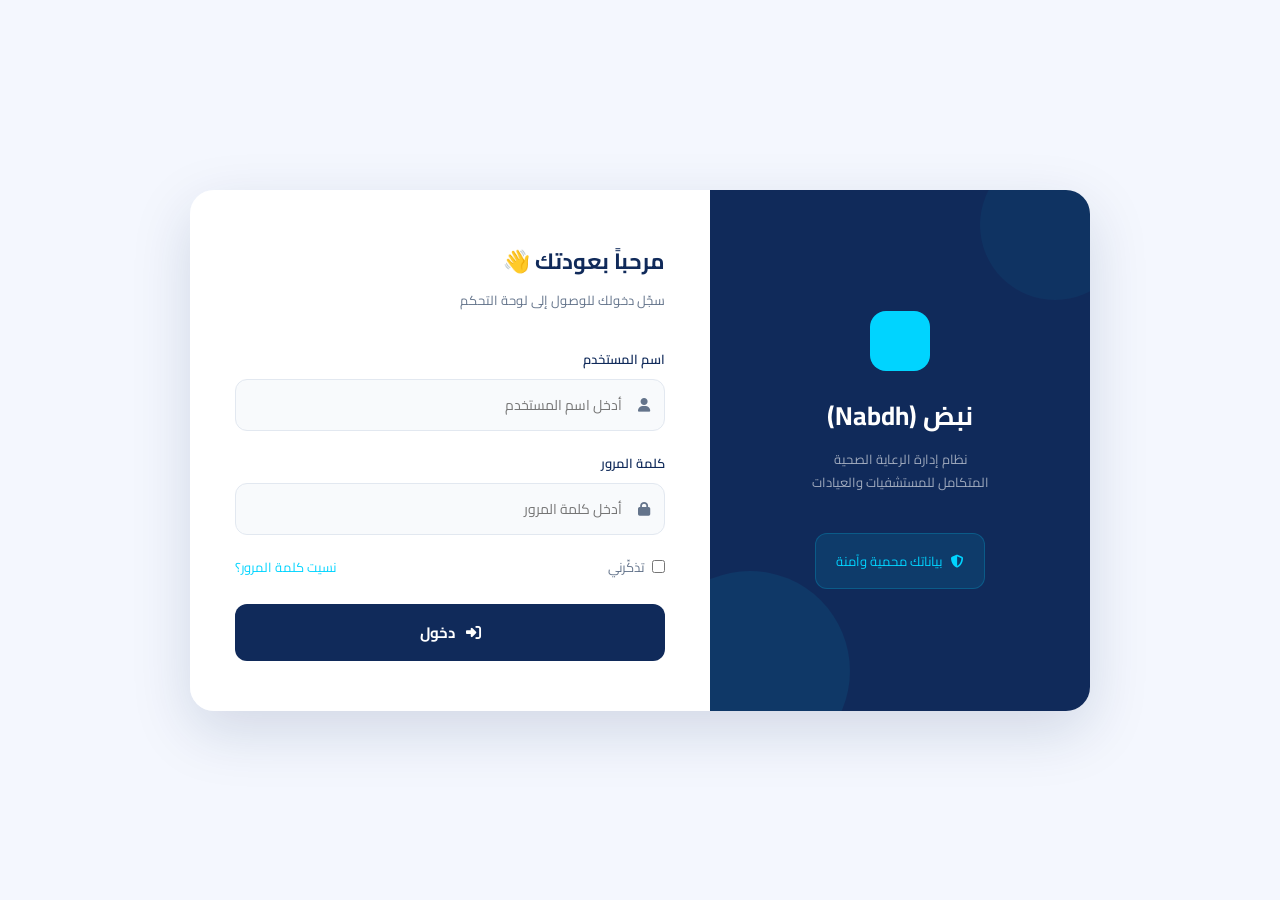
<file: index.html>
<!DOCTYPE html>
<html lang="ar" dir="rtl">
<head>
    <meta charset="UTF-8">
    <meta name="viewport" content="width=device-width, initial-scale=1.0">
    <title>نبض (Nabdh) | تسجيل الدخول</title>
    <link href="https://fonts.googleapis.com/css2?family=Cairo:wght@400;600;700&display=swap" rel="stylesheet">
    <link rel="stylesheet" href="https://cdnjs.cloudflare.com/ajax/libs/font-awesome/6.4.2/css/all.min.css">
    <style>
        :root {
            --side-bg: #102a5a;
            --main-bg: #f4f7fe;
            --active-menu: #1e3d7d;
            --accent: #00d4ff;
            --text-muted: #64748b;
        }
        * { box-sizing: border-box; font-family: 'Cairo', sans-serif; margin: 0; padding: 0; }

        body {
            background: var(--main-bg);
            display: flex;
            align-items: center;
            justify-content: center;
            min-height: 100vh;
            direction: rtl;
        }

        .login-wrapper {
            display: flex;
            width: 900px;
            min-height: 520px;
            border-radius: 24px;
            overflow: hidden;
            box-shadow: 0 20px 60px rgba(16,42,90,0.15);
        }

        /* Left Panel - Branding */
        .login-brand {
            background: var(--side-bg);
            width: 380px;
            flex-shrink: 0;
            display: flex;
            flex-direction: column;
            align-items: center;
            justify-content: center;
            padding: 50px 40px;
            text-align: center;
            position: relative;
            overflow: hidden;
        }
        .login-brand::before {
            content: '';
            position: absolute;
            bottom: -60px;
            left: -60px;
            width: 200px;
            height: 200px;
            background: rgba(0,212,255,0.08);
            border-radius: 50%;
        }
        .login-brand::after {
            content: '';
            position: absolute;
            top: -40px;
            right: -40px;
            width: 150px;
            height: 150px;
            background: rgba(0,212,255,0.05);
            border-radius: 50%;
        }

        .brand-logo-box-lg {
            width: 60px;
            height: 60px;
            background: var(--accent);
            border-radius: 16px;
            margin-bottom: 20px;
        }

        .login-brand h1 {
            color: white;
            font-size: 26px;
            font-weight: 700;
            margin-bottom: 8px;
        }
        .login-brand p {
            color: rgba(255,255,255,0.6);
            font-size: 13px;
            line-height: 1.7;
        }
        .brand-tagline {
            margin-top: 40px;
            background: rgba(0,212,255,0.1);
            border: 1px solid rgba(0,212,255,0.2);
            border-radius: 12px;
            padding: 15px 20px;
            color: var(--accent);
            font-size: 13px;
        }

        /* Right Panel - Form */
        .login-form-panel {
            background: white;
            flex: 1;
            padding: 50px 45px;
            display: flex;
            flex-direction: column;
            justify-content: center;
        }

        .login-form-panel h2 {
            font-size: 22px;
            color: var(--side-bg);
            margin-bottom: 6px;
        }
        .login-form-panel .sub-title {
            color: var(--text-muted);
            font-size: 13px;
            margin-bottom: 35px;
        }

        .form-group {
            margin-bottom: 20px;
        }
        .form-group label {
            display: block;
            font-size: 13px;
            font-weight: 600;
            color: var(--side-bg);
            margin-bottom: 8px;
        }
        .input-icon-wrap {
            position: relative;
        }
        .input-icon-wrap i {
            position: absolute;
            right: 15px;
            top: 50%;
            transform: translateY(-50%);
            color: var(--text-muted);
            font-size: 14px;
        }
        .form-input {
            width: 100%;
            padding: 12px 42px 12px 15px;
            border: 1.5px solid #e2e8f0;
            border-radius: 12px;
            font-family: 'Cairo', sans-serif;
            font-size: 14px;
            outline: none;
            transition: border-color 0.3s;
            background: #f8fafc;
        }
        .form-input:focus {
            border-color: var(--accent);
            background: white;
            box-shadow: 0 0 0 3px rgba(0,212,255,0.1);
        }

        .remember-row {
            display: flex;
            align-items: center;
            justify-content: space-between;
            margin-bottom: 25px;
        }
        .remember-row label {
            display: flex;
            align-items: center;
            gap: 8px;
            font-size: 13px;
            color: var(--text-muted);
            cursor: pointer;
        }
        .remember-row a {
            font-size: 13px;
            color: var(--accent);
            text-decoration: none;
        }

        .btn-login {
            width: 100%;
            padding: 14px;
            background: var(--side-bg);
            color: white;
            border: none;
            border-radius: 12px;
            font-family: 'Cairo', sans-serif;
            font-size: 15px;
            font-weight: 700;
            cursor: pointer;
            transition: background 0.3s, transform 0.1s;
        }
        .btn-login:hover { background: var(--active-menu); }
        .btn-login:active { transform: scale(0.98); }

        .error-msg {
            background: #fee2e2;
            color: #991b1b;
            border-radius: 10px;
            padding: 10px 15px;
            font-size: 13px;
            margin-bottom: 18px;
            display: none;
        }
        .success-msg {
            background: #dcfce7;
            color: #166534;
            border-radius: 10px;
            padding: 10px 15px;
            font-size: 13px;
            margin-bottom: 18px;
            display: none;
        }
    </style>
</head>
<body>

<div class="login-wrapper">

    <!-- Brand Panel -->
    <div class="login-brand">
        <div class="brand-logo-box-lg"></div>
        <h1>نبض (Nabdh)</h1>
        <p>نظام إدارة الرعاية الصحية<br>المتكامل للمستشفيات والعيادات</p>
        <div class="brand-tagline">
            <i class="fas fa-shield-alt" style="margin-left:6px;"></i>
            بياناتك محمية وآمنة
        </div>
    </div>

    <!-- Form Panel -->
    <div class="login-form-panel">
        <h2>مرحباً بعودتك 👋</h2>
        <p class="sub-title">سجّل دخولك للوصول إلى لوحة التحكم</p>

        <div class="error-msg" id="errorMsg">
            <i class="fas fa-exclamation-circle" style="margin-left:6px;"></i>
            <span id="errorText"></span>
        </div>
        <div class="success-msg" id="successMsg">
            <i class="fas fa-check-circle" style="margin-left:6px;"></i>
            تم تسجيل الدخول بنجاح! جاري التحويل...
        </div>

        <div class="form-group">
            <label for="username">اسم المستخدم</label>
            <div class="input-icon-wrap">
                <i class="fas fa-user"></i>
                <input type="text" id="username" class="form-input" placeholder="أدخل اسم المستخدم">
            </div>
        </div>

        <div class="form-group">
            <label for="password">كلمة المرور</label>
            <div class="input-icon-wrap">
                <i class="fas fa-lock"></i>
                <input type="password" id="password" class="form-input" placeholder="أدخل كلمة المرور">
            </div>
        </div>

        <div class="remember-row">
            <label>
                <input type="checkbox" id="rememberMe"> تذكّرني
            </label>
            <a href="#">نسيت كلمة المرور؟</a>
        </div>

        <button class="btn-login" id="loginBtn">
            <i class="fas fa-sign-in-alt" style="margin-left:8px;"></i> دخول
        </button>
    </div>
</div>

<script>
// Outline 7: Cookies — helper functions
function setCookie(name, value, days) {
    const expires = new Date(Date.now() + days * 864e5).toUTCString();
    document.cookie = `${name}=${encodeURIComponent(value)}; expires=${expires}; path=/`;
}

function getCookie(name) {
    return document.cookie.split('; ').reduce((acc, part) => {
        const [k, v] = part.split('=');
        return k === name ? decodeURIComponent(v) : acc;
    }, '');
}

// Outline 6: localStorage — restore saved username
const savedUser = getCookie('nabdh_user');
if (savedUser) {
    document.getElementById('username').value = savedUser;
    document.getElementById('rememberMe').checked = true;
}

// Outline 10: Dynamic UI & User Feedback
function showError(msg) {
    const el = document.getElementById('errorMsg');
    document.getElementById('errorText').textContent = msg;
    el.style.display = 'block';
    document.getElementById('successMsg').style.display = 'none';
}

function showSuccess() {
    document.getElementById('successMsg').style.display = 'block';
    document.getElementById('errorMsg').style.display = 'none';
}

// Outline 4: Event Listeners
document.getElementById('loginBtn').addEventListener('click', handleLogin);
document.getElementById('password').addEventListener('keydown', function(e) {
    if (e.key === 'Enter') handleLogin();
});

// Outline 5: Functions — handleLogin
// Outline 8: Conditional Logic & Validation
// Outline 9: Error Handling
function handleLogin() {
    try {
        const username = document.getElementById('username').value.trim();
        const password = document.getElementById('password').value.trim();
        const remember = document.getElementById('rememberMe').checked;

        // Outline 8: Validation
        if (!username || !password) {
            showError('يرجى إدخال اسم المستخدم وكلمة المرور');
            return;
        }
        if (password.length < 4) {
            showError('كلمة المرور قصيرة جداً');
            return;
        }

        // Outline 1: Objects — user model
        const validUser = { username: 'admin', password: '1234' };

        if (username === validUser.username && password === validUser.password) {
            // Outline 7: Cookies — save preference
            if (remember) {
                setCookie('nabdh_user', username, 7);
            } else {
                setCookie('nabdh_user', '', -1);
            }
            // Outline 6: localStorage — save session
            localStorage.setItem('NABDH_SESSION', JSON.stringify({ user: username, loggedIn: true }));
            showSuccess();
            setTimeout(() => { window.location.href = 'dashboard.html'; }, 1500);
        } else {
            showError('اسم المستخدم أو كلمة المرور غير صحيحة');
        }
    } catch (err) {
        // Outline 9: Error Handling
        showError('حدث خطأ غير متوقع، حاول مرة أخرى');
        console.error('Login error:', err);
    }
}
</script>
</body>
</html>
</file>
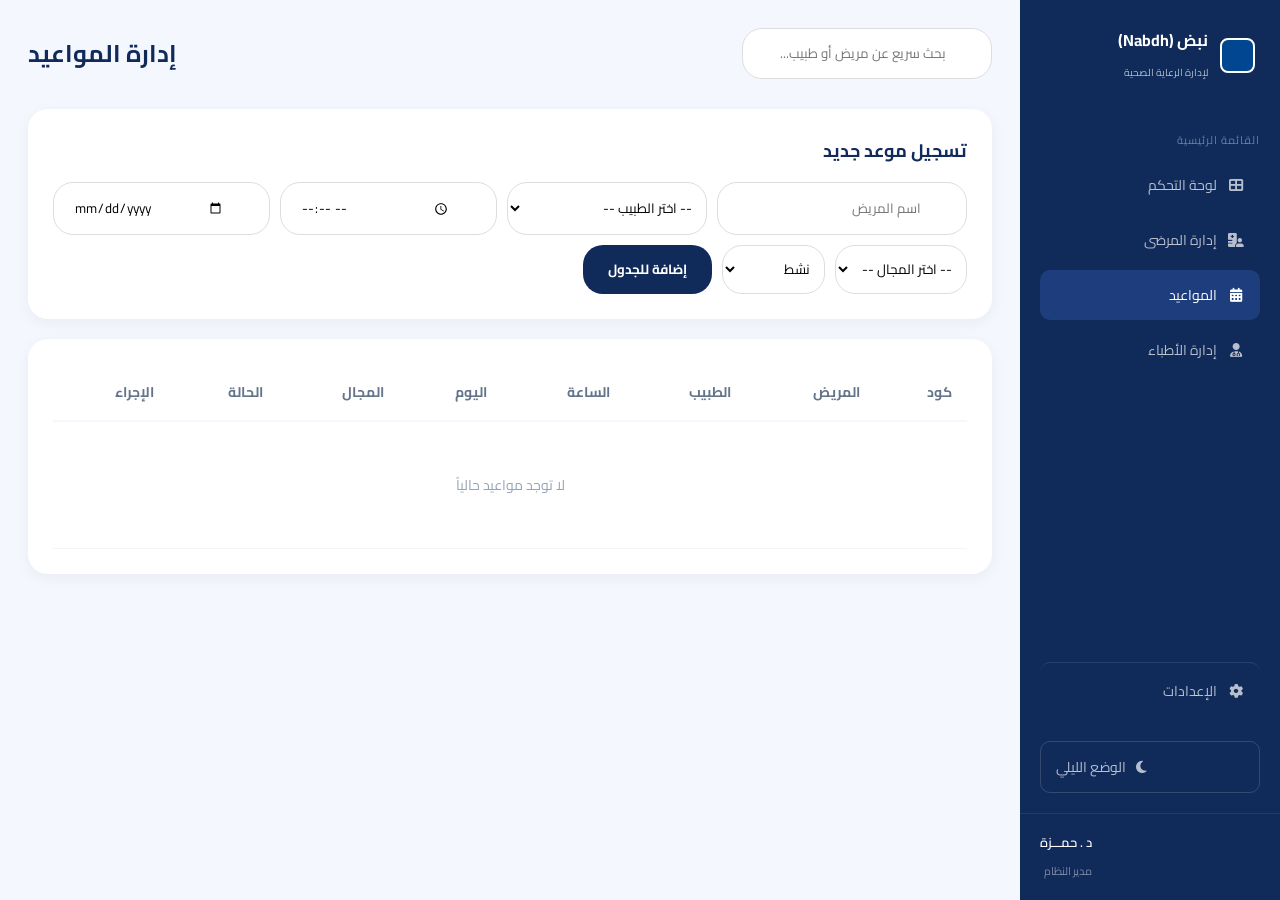
<file: appointments.html>
<!DOCTYPE html>
<html lang="ar" dir="rtl">
<head>
    <meta charset="UTF-8">
    <meta name="viewport" content="width=device-width, initial-scale=1.0">
    <title>نبض (Nabdh) | إدارة المواعيد</title>
    <link href="https://fonts.googleapis.com/css2?family=Cairo:wght@400;600;700&display=swap" rel="stylesheet">
    <link rel="stylesheet" href="https://cdnjs.cloudflare.com/ajax/libs/font-awesome/6.4.2/css/all.min.css">
    <link rel="stylesheet" href="style.css">
</head>
<body class="medicare-theme">

    <aside class="sidebar">
        <div class="brand-section">
            <div class="brand-logo-box"></div>
            <div>
                <span class="brand-name">نبض (Nabdh)</span>
                <span class="brand-sub">لإدارة الرعاية الصحية</span>
            </div>
        </div>

        <nav class="side-menu">
            <p class="menu-label">القائمة الرئيسية</p>

            <a href="dashboard.html" class="menu-item">
                <i class="fas fa-th-large"></i> لوحة التحكم
            </a>
            <a href="patients.html" class="menu-item">
                <i class="fas fa-hospital-user"></i> إدارة المرضى
            </a>
            <a href="appointments.html" class="menu-item active">
                <i class="fas fa-calendar-alt"></i> المواعيد
            </a>
            <a href="doctors.html" class="menu-item ">
                <i class="fas fa-user-md"></i> إدارة الأطباء
            </a>

            <div style="flex-grow:1;"></div>

            <a href="#" class="menu-item" style="border-top:1px solid rgba(255,255,255,0.1); padding-top:15px; margin-top:10px;">
                <i class="fas fa-cog"></i> الإعدادات
            </a>
        </nav>

        <button id="darkToggle" class="dark-toggle-btn">
            <i class="fas fa-moon" id="darkIcon"></i>
            <span id="darkLabel">الوضع الليلي</span>
        </button>

        <div class="sidebar-footer">
            <div class="user-info">
                <div class="user-details">
                    <p>د . حمـــزة</p>
                    <span>مدير النظام</span>
                </div>
            </div>
        </div>
    </aside>
    <main class="main-content">
        <header class="main-header">
            <input type="text" id="searchInput" placeholder="بحث سريع عن مريض أو طبيب..." class="top-search" oninput="filterAppointments()">
            <h2>إدارة المواعيد</h2>
        </header>

        <section class="chart-card" style="margin-bottom:20px;">
            <h3 style="margin-top:0; font-size:18px; margin-bottom:15px;">تسجيل موعد جديد</h3>
            <div style="display:flex; gap:10px; flex-wrap:wrap;">
                <input type="text" id="newPatient" placeholder="اسم المريض" class="top-search" style="flex:1;">
                <select name="doctors" id="newDoctor" style="border-radius:20px; padding:10px; border:1px solid #ddd; background:white; cursor:pointer;"></select>
                <input type="time" id="time"  class="top-search" style="flex:1;">
                <input type="date" id="date"  class="top-search" style="flex:1;">
                <select id="fieldspecialty" style="border-radius:20px; padding:10px; border:1px solid #ddd; background:white; cursor:pointer;">
                    <option value="">-- اختر المجال --</option>
                    <option value="باطنة">باطنة</option>
                    <option value="أطفال">أطفال</option>
                    <option value="جراحة عامة">جراحة عامة</option>
                    <option value="طوارئ">طوارئ</option>
                    
                </select>
                <select id="newStatus" style="border-radius:20px; padding:10px; border:1px solid #ddd; background:white; cursor:pointer;">
                    <option value="نشط">نشط</option>
                    <option value="قيد الانتظار">قيد الانتظار</option>
                    <option value="ملغي">ملغي</option>
                    <option value="مكتمل">مكتمل</option>
                </select>
                <button onclick="addAppointment()" style="background:var(--side-bg, #0A1D56); color:white; border:none; padding:10px 25px; border-radius:20px; cursor:pointer; font-weight:bold;">
                    إضافة للجدول
                </button>
            </div>
        </section>

        <section class="chart-card">
            <table>
                <thead>
                    <tr>
                        <th>كود</th>
                        <th>المريض</th>
                        <th>الطبيب</th>
                        
                        <th>الساعة</th>
                        <th>اليوم</th>
                        <th>المجال</th>
                        <th>الحالة</th>
                        <th>الإجراء</th>
                    </tr>
                </thead>
                <tbody id="appointmentsTable"></tbody>
            </table>
        </section>
    </main>

    <script src="app.js"></script>
</body>
</html>
</file>
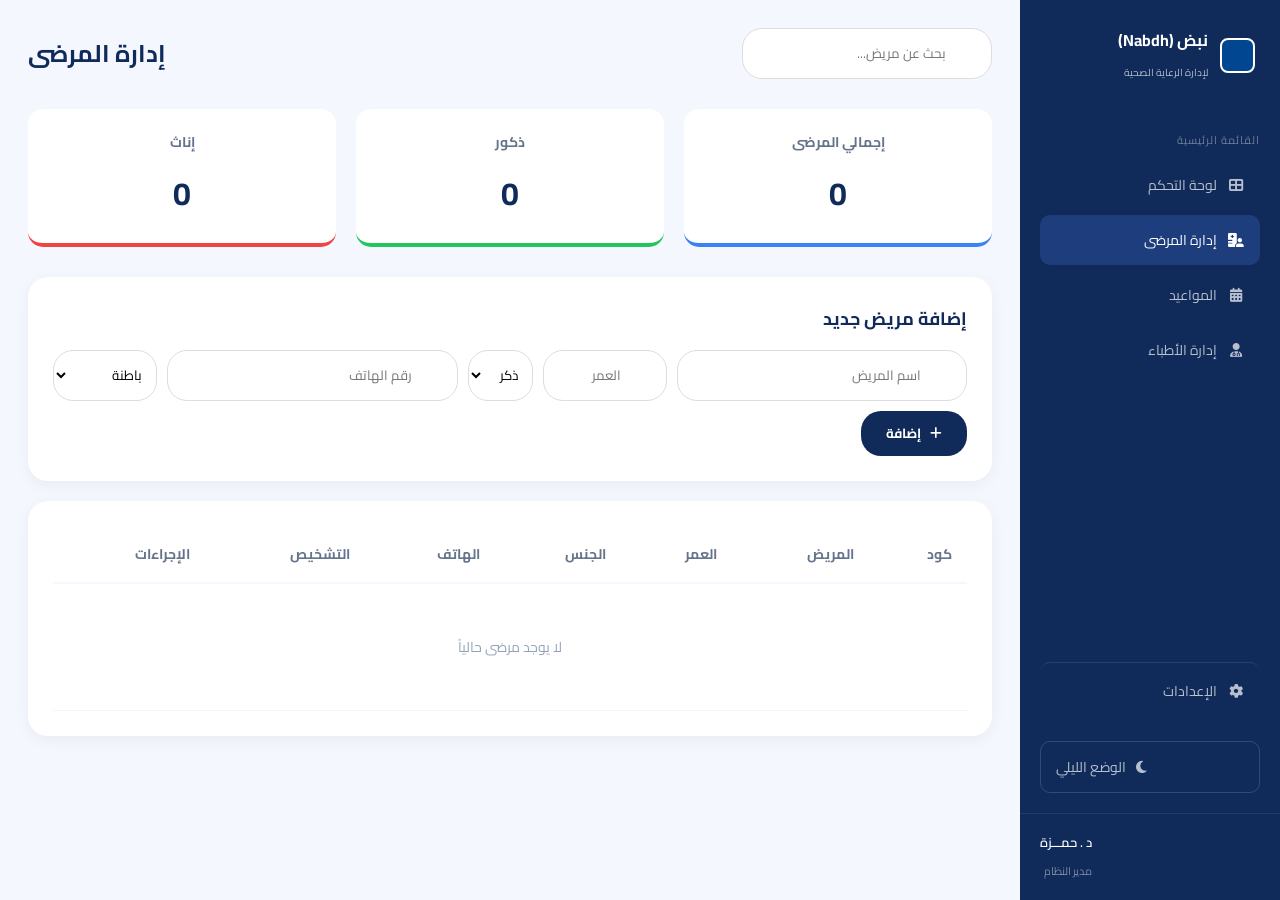
<file: patients.html>
<!DOCTYPE html>
<html lang="ar" dir="rtl">
<head>
    <meta charset="UTF-8">
    <meta name="viewport" content="width=device-width, initial-scale=1.0">
    <title>نبض (Nabdh) | إدارة المرضى</title>
    <link href="https://fonts.googleapis.com/css2?family=Cairo:wght@400;600;700&display=swap" rel="stylesheet">
    <link rel="stylesheet" href="https://cdnjs.cloudflare.com/ajax/libs/font-awesome/6.4.2/css/all.min.css">
    <link rel="stylesheet" href="style.css">
    <style>
        .patient-avatar {
            width: 38px;
            height: 38px;
            border-radius: 50%;
            background: var(--side-bg);
            color: var(--accent);
            display: inline-flex;
            align-items: center;
            justify-content: center;
            font-weight: bold;
            font-size: 15px;
            margin-left: 10px;
            vertical-align: middle;
        }
        .badge {
            padding: 4px 12px;
            border-radius: 15px;
            font-size: 12px;
            font-weight: bold;
        }
        .badge-male   { background: #dbeafe; color: #1d4ed8; }
        .badge-female { background: #fce7f3; color: #9d174d; }

        .action-btn {
            border: none;
            background: none;
            cursor: pointer;
            font-size: 14px;
            padding: 6px 10px;
            border-radius: 8px;
            transition: background 0.2s;
        }
        .btn-edit   { color: #f59e0b; }
        .btn-edit:hover   { background: #fef3c7; }
        .btn-delete { color: #ef4444; }
        .btn-delete:hover { background: #fee2e2; }

        /* Modal */
        .modal-overlay {
            display: none;
            position: fixed;
            inset: 0;
            background: rgba(16,42,90,0.4);
            z-index: 100;
            align-items: center;
            justify-content: center;
        }
        .modal-overlay.open { display: flex; }
        .modal-box {
            background: white;
            border-radius: 20px;
            padding: 35px;
            width: 480px;
            box-shadow: 0 20px 60px rgba(0,0,0,0.2);
            position: relative;
        }
        .modal-box h3 { margin-top: 0; color: var(--side-bg); font-size: 18px; margin-bottom: 20px; }
        .modal-close {
            position: absolute;
            top: 20px;
            left: 20px;
            background: none;
            border: none;
            font-size: 20px;
            cursor: pointer;
            color: var(--text-muted);
        }
        .modal-grid { display: grid; grid-template-columns: 1fr 1fr; gap: 12px; }
        .modal-grid .full { grid-column: 1 / -1; }
        .modal-input {
            width: 100%;
            padding: 10px 15px;
            border: 1.5px solid #e2e8f0;
            border-radius: 10px;
            font-family: 'Cairo', sans-serif;
            font-size: 13px;
            outline: none;
        }
        .modal-input:focus { border-color: #00d4ff; }
        .modal-label { font-size: 12px; font-weight: 600; color: #475569; margin-bottom: 5px; display: block; }
        .modal-footer { display: flex; gap: 10px; margin-top: 20px; justify-content: flex-end; }
        .btn-save {
            background: var(--side-bg);
            color: white;
            border: none;
            padding: 10px 28px;
            border-radius: 10px;
            font-family: 'Cairo', sans-serif;
            font-weight: bold;
            cursor: pointer;
        }
        .btn-cancel {
            background: #f1f5f9;
            color: #475569;
            border: none;
            padding: 10px 20px;
            border-radius: 10px;
            font-family: 'Cairo', sans-serif;
            cursor: pointer;
        }

        .toast {
            position: fixed;
            bottom: 30px;
            left: 30px;
            background: var(--side-bg);
            color: white;
            padding: 12px 22px;
            border-radius: 12px;
            font-size: 14px;
            opacity: 0;
            transition: opacity 0.4s;
            z-index: 999;
        }
        .toast.show { opacity: 1; }

        .ui-error {
            background: #fee2e2;
            color: #991b1b;
            border-radius: 10px;
            padding: 10px 15px;
            font-size: 13px;
            margin-bottom: 10px;
            display: none;
        }
    </style>
</head>
<body class="medicare-theme">

   <aside class="sidebar">
        <div class="brand-section">
            <div class="brand-logo-box"></div>
            <div>
                <span class="brand-name">نبض (Nabdh)</span>
                <span class="brand-sub">لإدارة الرعاية الصحية</span>
            </div>
        </div>

        <nav class="side-menu">
            <p class="menu-label">القائمة الرئيسية</p>

            <a href="dashboard.html" class="menu-item ">
                <i class="fas fa-th-large"></i> لوحة التحكم
            </a>
            <a href="patients.html" class="menu-item active">
                <i class="fas fa-hospital-user"></i> إدارة المرضى
            </a>
            <a href="appointments.html" class="menu-item">
                <i class="fas fa-calendar-alt"></i> المواعيد
            </a>
            <a href="doctors.html" class="menu-item ">
                <i class="fas fa-user-md"></i> إدارة الأطباء
            </a>

            <div style="flex-grow:1;"></div>

            <a href="#" class="menu-item" style="border-top:1px solid rgba(255,255,255,0.1); padding-top:15px; margin-top:10px;">
                <i class="fas fa-cog"></i> الإعدادات
            </a>
        </nav>

        <button id="darkToggle" class="dark-toggle-btn">
            <i class="fas fa-moon" id="darkIcon"></i>
            <span id="darkLabel">الوضع الليلي</span>
        </button>

        <div class="sidebar-footer">
            <div class="user-info">
                <div class="user-details">
                    <p>د . حمـــزة</p>
                    <span>مدير النظام</span>
                </div>
            </div>
        </div>
    </aside>

    <main class="main-content">
        <header class="main-header">
            <input type="text" id="searchInput" placeholder="بحث عن مريض..." class="top-search" oninput="filterPatients()">
            <h2>إدارة المرضى</h2>
        </header>

        <!-- Stats -->
        <section class="stats-summary">
            <div class="stat-box blue-stat">
                <h3>إجمالي المرضى</h3>
                <p id="stat-total-patients">0</p>
            </div>
            <div class="stat-box green-stat">
                <h3>ذكور</h3>
                <p id="stat-male">0</p>
            </div>
            <div class="stat-box red-stat">
                <h3>إناث</h3>
                <p id="stat-female">0</p>
            </div>
        </section>
        

        <!-- Add patient -->
        <section class="chart-card" style="margin-bottom:20px;">
            <h3 style="margin-top:0; font-size:18px; margin-bottom:15px;">إضافة مريض جديد</h3>
            <div id="formError" class="ui-error"></div>
            <div style="display:flex; gap:10px; flex-wrap:wrap;">
                <input type="text"   id="newName"   placeholder="اسم المريض"       class="top-search" style="flex:1;">
                <input type="number" id="newAge"    placeholder="العمر"             class="top-search" style="flex:0 0 90px;" min="1" max="120">
                <select id="newGender" style="border-radius:20px; padding:10px; border:1px solid #ddd; background:white; cursor:pointer;">
                    <option value="ذكر">ذكر</option>
                    <option value="أنثى">أنثى</option>
                </select>
                <input type="text"   id="newPhone"  placeholder="رقم الهاتف"       class="top-search" style="flex:1;">
                <select id="newDiag" style="border-radius:20px; padding:10px; border:1px solid #ddd; background:white; cursor:pointer;">
                    <option value="باطنة">باطنة</option>
                    <option value="جراحة عامة">جراحة عامة</option>
                    <option value="طوارئ">طوارئ</option>
                    <option value="أطفال">أطفال</option>
                </select>
                <button id="addBtn" style="background:var(--side-bg); color:white; border:none; padding:10px 25px; border-radius:20px; cursor:pointer; font-weight:bold;">
                    <i class="fas fa-plus" style="margin-left:6px;"></i> إضافة
                </button>
            </div>
        </section>

        <!-- Table -->
        <section class="chart-card">
            <table>
                <thead>
                    <tr>
                        <th>كود</th>
                        <th>المريض</th>
                        <th>العمر</th>
                        <th>الجنس</th>
                        <th>الهاتف</th>
                        <th>التشخيص</th>
                        <th>الإجراءات</th>
                    </tr>
                </thead>
                <tbody id="patientsTable"></tbody>
            </table>
        </section>
    </main>

    <!-- Edit Modal -->
    <div class="modal-overlay" id="editModal">
        <div class="modal-box">
            <button class="modal-close" id="closeModal"><i class="fas fa-times"></i></button>
            <h3><i class="fas fa-user-edit" style="margin-left:8px; color:var(--accent);"></i> تعديل بيانات المريض</h3>
            <input type="hidden" id="editIndex">
            <div class="modal-grid">
                <div class="full">
                    <label class="modal-label">اسم المريض</label>
                    <input type="text" id="editName" class="modal-input" placeholder="الاسم الكامل">
                </div>
                <div>
                    <label class="modal-label">العمر</label>
                    <input type="number" id="editAge" class="modal-input" placeholder="العمر" min="1" max="120">
                </div>
                <div>
                    <label class="modal-label">الجنس</label>
                    <select id="editGender" class="modal-input">
                        <option value="ذكر">ذكر</option>
                        <option value="أنثى">أنثى</option>
                    </select>
                </div>
                <div>
                    <label class="modal-label">رقم الهاتف</label>
                    <input type="text" id="editPhone" class="modal-input" placeholder="الهاتف">
                </div>
                <div>
                    <label class="modal-label">التشخيص / الحالة</label>
                    <input type="text" id="editDiag" class="modal-input" placeholder="التشخيص">
                </div>
            </div>
            <div class="modal-footer">
                <button class="btn-cancel" id="cancelModal">إلغاء</button>
                <button class="btn-save" id="saveEditBtn">
                    <i class="fas fa-save" style="margin-left:6px;"></i> حفظ التعديلات
                </button>
            </div>
        </div>
    </div>

    <!-- Toast -->
    <div class="toast" id="toast"></div>
    <script src="app.js"></script>

<!-- <script>
// Outline 6: localStorage
const DB_KEY = 'NABDH_PATIENTS_DB';

// Outline 1: Objects & Classes — Patient class
class Patient {
    constructor(name, age, gender, phone, diagnosis) {
        this.name      = name;
        this.age       = age;
        this.gender    = gender;
        this.phone     = phone;
        this.diagnosis = diagnosis;
    }
}

// Outline 2: Arrays
let patients = JSON.parse(localStorage.getItem(DB_KEY)) || [];

// Outline 5: Functions

// Outline 10: Dynamic UI — Toast notification
const showToast = (msg) => {
    const t = document.getElementById('toast');
    t.textContent = msg;
    t.classList.add('show');
    setTimeout(() => t.classList.remove('show'), 2500);
};

function saveData() {
    // Outline 6: localStorage
    localStorage.setItem(DB_KEY, JSON.stringify(patients));
}

function updateStats() {
    const males   = patients.filter(p => p.gender === 'ذكر').length;
    const females = patients.filter(p => p.gender === 'أنثى').length;
    document.getElementById('stat-total').textContent  = patients.length;
    document.getElementById('stat-male').textContent   = males;
    document.getElementById('stat-female').textContent = females;
}

function getInitials(name) {
    return name.trim().charAt(0).toUpperCase();
}

// Outline 3: DOM Manipulation — render table
function renderTable(data) {
    const tb = document.getElementById('patientsTable');
    tb.innerHTML = '';

    if (data.length === 0) {
        tb.innerHTML = '<tr><td colspan="7" style="text-align:center; padding:50px; color:#94a3b8;">لا يوجد مرضى حالياً</td></tr>';
        return;
    }

    // Outline 2: Array Methods — map()
    tb.innerHTML = data.map((p, i) => `
        <tr>
            <td style="color:#3b82f6; font-weight:bold;">#P-${String(i+1).padStart(3,'0')}</td>
            <td>
                <span class="patient-avatar">${getInitials(p.name)}</span>
                <b>${p.name}</b>
            </td>
            <td>${p.age} سنة</td>
            <td>
                <span class="badge ${p.gender==='ذكر'?'badge-male':'badge-female'}">
                    ${p.gender==='ذكر'?'<i class="fas fa-mars"></i>':'<i class="fas fa-venus"></i>'} ${p.gender}
                </span>
            </td>
            <td>${p.phone}</td>
            <td>${p.diagnosis}</td>
            <td>
                <button class="action-btn btn-edit" onclick="openEdit(${i})">
                    <i class="fas fa-edit"></i>
                </button>
                <button class="action-btn btn-delete" onclick="deletePatient(${i})">
                    <i class="fas fa-trash"></i>
                </button>
            </td>
        </tr>`).join('');
}

function update() {
    saveData();
    updateStats();
    renderTable(patients);
}

// Outline 8: Conditional Logic & Validation — show error in UI
function showFormError(msg) {
    const el = document.getElementById('formError');
    el.textContent = msg;
    el.style.display = 'block';
    setTimeout(() => el.style.display = 'none', 3000);
}

function addPatient() {
    // Outline 9: Error Handling
    try {
        const name  = document.getElementById('newName').value.trim();
        const age   = document.getElementById('newAge').value.trim();
        const gender= document.getElementById('newGender').value;
        const phone = document.getElementById('newPhone').value.trim();
        const diag  = document.getElementById('newDiag').value.trim();

        // Outline 8: Validation
        if (!name)  { showFormError('⚠️ يرجى إدخال اسم المريض'); return; }
        if (!age || isNaN(age) || age < 1 || age > 120) { showFormError('⚠️ يرجى إدخال عمر صحيح (1-120)'); return; }
        if (!phone) { showFormError('⚠️ يرجى إدخال رقم الهاتف'); return; }
        if (!diag)  { showFormError('⚠️ يرجى إدخال التشخيص أو الحالة'); return; }

        // Outline 1: Objects — using class
        const newPatient = new Patient(name, parseInt(age), gender, phone, diag);

        // Outline 2: push()
        patients.push(newPatient);
        update();

        // Clear inputs
        ['newName','newAge','newPhone','newDiag'].forEach(id => document.getElementById(id).value = '');
        showToast('✅ تم إضافة المريض بنجاح');
    } catch(err) {
        // Outline 9
        showFormError('حدث خطأ غير متوقع');
        console.error('Add patient error:', err);
    }
}

function deletePatient(i) {
    if (confirm(`حذف المريض "${patients[i].name}"؟`)) {
        patients.splice(i, 1);
        update();
        showToast('🗑️ تم حذف المريض');
    }
}

// Edit Modal
function openEdit(i) {
    const p = patients[i];
    document.getElementById('editIndex').value   = i;
    document.getElementById('editName').value    = p.name;
    document.getElementById('editAge').value     = p.age;
    document.getElementById('editGender').value  = p.gender;
    document.getElementById('editPhone').value   = p.phone;
    document.getElementById('editDiag').value    = p.diagnosis;
    document.getElementById('editModal').classList.add('open');
}

function closeModal() {
    document.getElementById('editModal').classList.remove('open');
}

function saveEdit() {
    try {
        const i     = parseInt(document.getElementById('editIndex').value);
        const name  = document.getElementById('editName').value.trim();
        const age   = document.getElementById('editAge').value.trim();
        const gender= document.getElementById('editGender').value;
        const phone = document.getElementById('editPhone').value.trim();
        const diag  = document.getElementById('editDiag').value.trim();

        // Outline 8: Validation
        if (!name || !age || !phone || !diag) {
            alert('يرجى ملء جميع الحقول');
            return;
        }

        // Outline 2: Array update via index
        patients[i] = new Patient(name, parseInt(age), gender, phone, diag);
        update();
        closeModal();
        showToast('✏️ تم تحديث بيانات المريض');
    } catch(err) {
        console.error('Edit error:', err);
        alert('حدث خطأ أثناء التعديل');
    }
}

// Outline 7: Live Search & Filter
function filterPatients() {
    const term = document.getElementById('searchInput').value.toLowerCase();
    // Outline 2: filter()
    const filtered = patients.filter(p =>
        p.name.toLowerCase().includes(term) ||
        p.diagnosis.toLowerCase().includes(term) ||
        p.phone.includes(term)
    );
    renderTable(filtered);
}

// Outline 4: Event Listeners — use addEventListener()
document.getElementById('addBtn').addEventListener('click', addPatient);
document.getElementById('closeModal').addEventListener('click', closeModal);
document.getElementById('cancelModal').addEventListener('click', closeModal);
document.getElementById('saveEditBtn').addEventListener('click', saveEdit);

document.getElementById('newDiag').addEventListener('keydown', function(e) {
    if (e.key === 'Enter') addPatient();
});

// Outline 10: Dynamic UI — live counter updates on load
window.onload = update;
</script> -->
</body>
</html>
</file>
<file: style.css>
:root {
    --side-bg: #102a5a;
    --main-bg: #f4f7fe;
    --active-menu: #1e3d7d;
    --accent: #004690;
    --text-muted: #64748b;
    --primary: #1565C0;
}

* { box-sizing: border-box; font-family: 'Cairo', sans-serif; margin: 0; padding: 0; }

body.medicare-theme {
    display: flex;
    background-color: var(--main-bg);
    direction: rtl;
    min-height: 100vh;
}

/* ===========================
   SIDEBAR
   =========================== */
.sidebar {
    width: 260px;
    background-color: var(--side-bg);
    color: white;
    height: 100vh;
    display: flex;
    flex-direction: column;
    position: fixed;
    top: 0;
    right: 0;
}

.brand-section {
    padding: 25px;
    display: flex;
    align-items: center;
    gap: 12px;
}

.brand-logo-box {
    width: 35px;
    height: 35px;
    background-color: var(--accent);
    border-radius: 8px;
    flex-shrink: 0;
    border: 2px solid white;
}

.brand-name { font-weight: bold; font-size: 16px; display: block; }
.brand-sub  { font-size: 10px; opacity: 0.7; }

.side-menu { flex: 1; padding: 20px; display: flex; flex-direction: column; }

.menu-label {
    font-size: 11px;
    color: rgba(255,255,255,0.4);
    margin-bottom: 10px;
    letter-spacing: 1px;
}

.menu-item {
    color: rgba(255,255,255,0.7);
    text-decoration: none;
    display: flex;
    align-items: center;
    padding: 12px 15px;
    border-radius: 10px;
    margin-bottom: 5px;
    transition: 0.3s;
    font-size: 14px;
}

.menu-item i { margin-left: 10px; width: 18px; text-align: center; }
.menu-item:hover { background: rgba(255,255,255,0.08); color: white; }
.menu-item.active { background: var(--active-menu); color: white; }

.dark-toggle-btn {
    display: flex;
    align-items: center;
    gap: 10px;
    width: calc(100% - 40px);
    margin: 0 20px 20px;
    padding: 12px 15px;
    border-radius: 10px;
    border: 1px solid rgba(255,255,255,0.15);
    background: transparent;
    color: rgba(255,255,255,0.7);
    cursor: pointer;
    font-family: 'Cairo', sans-serif;
    font-size: 14px;
    justify-content: flex-end;
    transition: 0.3s;
}

.dark-toggle-btn:hover { background: rgba(255,255,255,0.08); color: white; }

.sidebar-footer {
    padding: 1rem 1.25rem;
    border-top: 1px solid rgba(255,255,255,0.08);
}

.user-info { display: flex; align-items: center; gap: 10px; justify-content: flex-end; }
.user-details { text-align: right; }
.user-details p    { font-size: 13px; font-weight: 600; color: white; margin: 0; }
.user-details span { font-size: 11px; color: rgba(255,255,255,0.45); }

/* ===========================
   MAIN CONTENT
   =========================== */
.main-content {
    margin-right: 260px;
    width: calc(100% - 260px);
    min-height: 100vh;
    padding: 1.75rem;
    background-color: var(--main-bg);
}

/* ===========================
   DASHBOARD — Header & Stats
   =========================== */
.main-header {
    display: flex;
    justify-content: space-between;
    align-items: center;
    margin-bottom: 30px;
}

.main-header h2 { color: var(--side-bg); font-size: 24px; }

.search-wrapper { position: relative; }
.search-wrapper i {
    position: absolute;
    right: 15px;
    top: 50%;
    transform: translateY(-50%);
    color: var(--text-muted);
}

.top-search {
    padding: 12px 45px 12px 20px;
    border-radius: 20px;
    border: 1px solid #ddd;
    width: 250px;
    outline: none;
    font-family: 'Cairo', sans-serif;
    transition: 0.3s;
}

.top-search:focus { border-color: var(--accent); width: 300px; }

.stats-summary {
    display: flex;
    gap: 20px;
    margin-bottom: 30px;
}

.stat-box {
    background: white;
    padding: 20px;
    flex: 1;
    border-radius: 15px;
    text-align: center;
    border-bottom: 4px solid #ddd;
    transition: 0.3s;
}

.stat-box:hover { transform: translateY(-3px); }
.stat-box h3 { font-size: 14px; color: var(--text-muted); margin-bottom: 8px; }
.stat-box p  { font-size: 32px; font-weight: 700; color: var(--side-bg); margin: 0; }

.blue-stat  { border-bottom-color: #3b82f6; }
.green-stat { border-bottom-color: #22c55e; }
.red-stat   { border-bottom-color: #ef4444; }

/* ===========================
   CHART CARD & DEPT
   =========================== */
.chart-card {
    background: white;
    padding: 25px;
    border-radius: 20px;
    box-shadow: 0 4px 15px rgba(0,0,0,0.05);
    margin-bottom: 25px;
}

.chart-card h3 {
    margin-bottom: 20px;
    color: var(--side-bg);
    font-size: 16px;
    display: flex;
    align-items: center;
    gap: 8px;
}

.chart-container { height: 300px; position: relative; }

.dept-list { display: flex; flex-direction: column; gap: 15px; }
.dept-info {
    display: flex;
    justify-content: space-between;
    margin-bottom: 6px;
    font-weight: 600;
    font-size: 14px;
    color: var(--side-bg);
}

.progress-bar-bg {
    background: #f1f5f9;
    height: 8px;
    border-radius: 10px;
    overflow: hidden;
}

.progress-fill {
    height: 100%;
    border-radius: 10px;
    width: 0%;
    transition: width 1s ease-in-out;
}

.bg-navy   { background: #102a5a; }
.bg-teal   { background: #1abc9c; }
.bg-purple { background: #9b59b6; }
.bg-orange { background: #f39c12; }

/* ===========================
   TABLE
   =========================== */
table { width: 100%; border-collapse: collapse; text-align: right; }
th {
    color: var(--text-muted);
    font-size: 14px;
    padding: 15px;
    border-bottom: 2px solid var(--main-bg);
}
td { padding: 15px; border-bottom: 1px solid #f1f5f9; font-size: 14px; }

/* ===========================
   PAGE HEADER (صفحات المرضى والأطباء)
   =========================== */
.page-header {
    display: flex;
    align-items: center;
    justify-content: space-between;
    margin-bottom: 1.5rem;
}

.page-header h4 { font-size: 20px; font-weight: 700; color: #1A2340; margin: 0; }
.page-header p  { font-size: 13px; color: var(--text-muted); margin: 0; }

/* ===========================
   DATA CARD
   =========================== */
.data-card {
    background: #fff;
    border-radius: 14px;
    padding: 1.25rem 1.5rem;
    box-shadow: 0 2px 12px rgba(21,101,192,0.08);
    border: 1px solid #E8EEF8;
}

/* ===========================
   SEARCH BAR
   =========================== */
.search-filter-bar {
    display: flex;
    align-items: center;
    gap: 10px;
    margin-bottom: 1rem;
}

.search-box { flex: 1; position: relative; }

.search-box input {
    width: 100%;
    padding: 0.5rem 1rem 0.5rem 2.3rem;
    border: 1px solid #E3EAF4;
    border-radius: 9px;
    font-family: 'Cairo', sans-serif;
    font-size: 13px;
    outline: none;
    color: #1A2340;
    transition: border 0.2s;
}

.search-box input:focus { border-color: var(--primary); }

.search-box i {
    position: absolute;
    left: 0.75rem;
    top: 50%;
    transform: translateY(-50%);
    color: var(--text-muted);
    font-size: 14px;
}

.filter-select {
    padding: 0.5rem 0.85rem;
    border: 1px solid #E3EAF4;
    border-radius: 9px;
    font-family: 'Cairo', sans-serif;
    font-size: 13px;
    color: #1A2340;
    outline: none;
    cursor: pointer;
    background: #fff;
}

.filter-select:focus { border-color: var(--primary); }

/* ===========================
   CUSTOM TABLE
   =========================== */
.custom-table { width: 100%; border-collapse: separate; border-spacing: 0; }

.custom-table thead th {
    background: #F5F8FF;
    color: #78909C;
    font-size: 12px;
    font-weight: 600;
    padding: 0.65rem 1rem;
    text-align: right;
    border-bottom: 1px solid #E3EAF4;
    white-space: nowrap;
}

.custom-table tbody tr { transition: background 0.15s; }
.custom-table tbody tr:hover { background: #F5F8FF; }

.custom-table tbody td {
    padding: 0.75rem 1rem;
    font-size: 13.5px;
    color: #1A2340;
    border-bottom: 1px solid #F0F4FA;
    vertical-align: middle;
}

.custom-table tbody tr:last-child td { border-bottom: none; }

/* ===========================
   BADGES
   =========================== */
.badge-status {
    display: inline-flex;
    align-items: center;
    gap: 5px;
    padding: 3px 10px;
    border-radius: 20px;
    font-size: 12px;
    font-weight: 600;
}

.badge-status::before {
    content: '';
    width: 6px;
    height: 6px;
    border-radius: 50%;
    background: currentColor;
    opacity: 0.8;
}

.badge-active   { background: #E8F5E9; color: #2E7D32; }
.badge-pending  { background: #FFF3E0; color: #E65100; }
.badge          { display: inline-block; padding: 4px 12px; border-radius: 20px; font-size: 12px; font-weight: bold; }
.badge-leave    { background: #fef9c3; color: #854d0e; }
.badge-done     { background: #dbeafe; color: #1e40af; }
.badge-cancelled{ background: #fee2e2; color: #991b1b; }

/* ===========================
   ACTION BUTTONS
   =========================== */
.action-btn {
    width: 28px; height: 28px;
    border-radius: 7px; border: none;
    display: inline-flex; align-items: center; justify-content: center;
    cursor: pointer; font-size: 13px;
    transition: all 0.15s; margin: 0 2px;
}

.action-btn.view   { background: #E0F7FA; color: #00838F; }
.action-btn.view:hover   { background: #00838F; color: #fff; }
.action-btn.edit   { background: #E3F0FF; color: var(--primary); }
.action-btn.edit:hover   { background: var(--primary); color: #fff; }
.action-btn.delete { background: #FFEBEE; color: #C62828; }
.action-btn.delete:hover { background: #C62828; color: #fff; }

/* ===========================
   BUTTONS
   =========================== */
.btn-primary-custom {
    background: var(--primary); color: #fff;
    border: none; border-radius: 9px;
    padding: 0.5rem 1.25rem;
    font-family: 'Cairo', sans-serif; font-size: 14px; font-weight: 600;
    cursor: pointer; transition: background 0.2s;
    display: inline-flex; align-items: center; gap: 6px;
}
.btn-primary-custom:hover { background: #0D47A1; }

.btn-primary {
    background: var(--primary); color: white;
    border: none; padding: 10px 24px;
    border-radius: 12px; cursor: pointer;
    font-weight: bold; font-family: 'Cairo', sans-serif;
    font-size: 14px; transition: opacity 0.2s;
}
.btn-primary:hover { opacity: 0.85; }

.btn-secondary {
    background: white; color: var(--primary);
    border: 1px solid var(--primary);
    padding: 10px 20px; border-radius: 12px;
    cursor: pointer; font-family: 'Cairo', sans-serif; font-size: 14px;
}

.btn-cancel {
    padding: 8px 20px; border: 1.5px solid #E3EAF4; border-radius: 9px;
    background: #fff; color: #64748b;
    font-family: 'Cairo', sans-serif; font-size: 13px; font-weight: 600;
    cursor: pointer; transition: 0.2s;
}
.btn-cancel:hover { background: #F5F8FF; color: #1A2340; }

/* ===========================
   FORM INPUTS
   =========================== */
.form-group { display: flex; flex-direction: column; gap: 5px; }
.form-label { font-size: 13px; font-weight: 600; color: #1A2340; }

.form-input {
    padding: 9px 12px; border: 1.5px solid #E3EAF4; border-radius: 9px;
    font-family: 'Cairo', sans-serif; font-size: 13px; color: #1A2340;
    outline: none; transition: border 0.2s, box-shadow 0.2s;
    width: 100%; background: #f8fafc;
}
.form-input:focus { border-color: var(--primary); box-shadow: 0 0 0 3px rgba(21,101,192,0.1); }
.form-input.error { border-color: #C62828; }
.form-error { font-size: 11px; color: #C62828; min-height: 14px; }

.form-select {
    appearance: none;
    background-image: url("data:image/svg+xml,%3Csvg xmlns='http://www.w3.org/2000/svg' width='12' height='12' viewBox='0 0 12 12'%3E%3Cpath fill='%2364748b' d='M6 8L1 3h10z'/%3E%3C/svg%3E");
    background-repeat: no-repeat;
    background-position: left 12px center;
    cursor: pointer;
}

.radio-option { display: flex; align-items: center; cursor: pointer; }
.radio-option input[type=radio] { display: none; }

.radio-label {
    padding: 5px 14px; border-radius: 20px; font-size: 12px; font-weight: 600;
    border: 1.5px solid #E3EAF4; cursor: pointer; transition: 0.2s;
    display: flex; align-items: center; gap: 5px;
}

.active-label { color: #2E7D32; }
.leave-label  { color: #E65100; }
.radio-option input:checked + .active-label { background: #E8F5E9; border-color: #2E7D32; }
.radio-option input:checked + .leave-label  { background: #FFF3E0; border-color: #E65100; }

/* ===========================
   MODAL
   =========================== */
#addDoctorModal, #addPatientModal {
    position: fixed; inset: 0; z-index: 9999;
    display: flex; align-items: center; justify-content: center;
}

.modal-backdrop {
    position: absolute; inset: 0;
    background: rgba(10,20,50,0.45);
    backdrop-filter: blur(3px);
    animation: mFadeIn 0.2s ease;
}

.modal-box {
    position: relative; background: #fff;
    border-radius: 16px; width: 100%; max-width: 460px;
    box-shadow: 0 20px 60px rgba(21,101,192,0.18);
    animation: mSlideUp 0.25s ease; overflow: hidden; direction: rtl;
}

@keyframes mFadeIn  { from{opacity:0} to{opacity:1} }
@keyframes mSlideUp { from{transform:translateY(28px);opacity:0} to{transform:translateY(0);opacity:1} }

.modal-header {
    display: flex; align-items: center; justify-content: space-between;
    padding: 18px 20px; border-bottom: 1px solid #E8EEF8;
}

.modal-header h3 { font-size: 15px; font-weight: 700; color: #1A2340; margin: 0; }

.modal-close-btn {
    width: 32px; height: 32px; border-radius: 8px;
    border: 1px solid #E3EAF4; background: #F5F8FF; color: #64748b;
    cursor: pointer; display: flex; align-items: center; justify-content: center;
    font-size: 13px; transition: 0.2s;
}
.modal-close-btn:hover { background: #FFEBEE; color: #C62828; border-color: #FFCDD2; }

.modal-body {
    padding: 20px; display: flex; flex-direction: column; gap: 14px;
    max-height: 62vh; overflow-y: auto;
}

.modal-footer {
    display: flex; align-items: center; justify-content: flex-end;
    gap: 10px; padding: 16px 20px; border-top: 1px solid #E8EEF8;
}

/* ===========================
   TOAST
   =========================== */
.toast-msg {
    position: fixed; bottom: 24px; left: 50%;
    transform: translateX(-50%) translateY(20px);
    background: #1A2340; color: #fff;
    padding: 12px 22px; border-radius: 10px;
    font-size: 13px; font-family: 'Cairo', sans-serif; font-weight: 600;
    box-shadow: 0 4px 20px rgba(0,0,0,0.2);
    opacity: 0; transition: all 0.3s ease;
    z-index: 99999; display: flex; align-items: center; gap: 8px;
}
.toast-msg.show { opacity: 1; transform: translateX(-50%) translateY(0); }

/* ===========================
   DARK MODE
   =========================== */
body.medicare-theme.dark {
    --side-bg:     #0d1b2e;
    --main-bg:     #0a0f1e;
    --active-menu: #1a2d4a;
    --accent:      #00d4ff;
    --text-muted:  #8899bb;
    --primary:     #3b82f6;
}

/* Layout */
body.medicare-theme.dark,
body.medicare-theme.dark .main-content { background-color: var(--main-bg); }

/* Text — كل الكتابة بيضاء */
body.medicare-theme.dark h1,
body.medicare-theme.dark h2,
body.medicare-theme.dark h3,
body.medicare-theme.dark h4,
body.medicare-theme.dark h5,
body.medicare-theme.dark p,
body.medicare-theme.dark span,
body.medicare-theme.dark label,
body.medicare-theme.dark td,
body.medicare-theme.dark a       { color: #ffffff; }
body.medicare-theme.dark th      { color: #cbd5e1; }

/* Cards */
body.medicare-theme.dark .chart-card,
body.medicare-theme.dark .stat-box,
body.medicare-theme.dark .data-card  {
    background: #111827;
    border-color: #1e2d45;
    box-shadow: 0 4px 15px rgba(0,0,0,0.3);
}

/* Tables */
body.medicare-theme.dark th                      { border-color: #1e2d45; }
body.medicare-theme.dark td                      { border-color: #1e2d45; }
body.medicare-theme.dark .custom-table thead th  { background: #0d1b2e; color: #8899bb; border-color: #1e2d45; }
body.medicare-theme.dark .custom-table tbody td  { color: #e2e8f0; border-color: #1e2d45; }
body.medicare-theme.dark .custom-table tbody tr:hover { background: #1a2d4a; }

/* Search */
body.medicare-theme.dark .top-search,
body.medicare-theme.dark .search-box input,
body.medicare-theme.dark .filter-select {
    background: #111827;
    border-color: #1e2d45;
    color: #e2e8f0;
}
body.medicare-theme.dark .top-search::placeholder,
body.medicare-theme.dark .search-box input::placeholder { color: #8899bb; }

/* Dept info */
body.medicare-theme.dark .dept-info  { color: #e2e8f0; }
body.medicare-theme.dark .progress-bar-bg { background: #1e2d45; }

/* Modal */
body.medicare-theme.dark .modal-box        { background: #111827; }
body.medicare-theme.dark .modal-header     { border-color: #1e2d45; }
body.medicare-theme.dark .modal-header h3  { color: #e2e8f0; }
body.medicare-theme.dark .modal-footer     { border-color: #1e2d45; }
body.medicare-theme.dark .form-label       { color: #e2e8f0; }
body.medicare-theme.dark .form-input       { background: #0d1b2e; border-color: #1e2d45; color: #e2e8f0; }
body.medicare-theme.dark .modal-close-btn  { background: #0d1b2e; border-color: #1e2d45; color: #8899bb; }
body.medicare-theme.dark .btn-cancel       { background: #0d1b2e; border-color: #1e2d45; color: #8899bb; }
body.medicare-theme.dark .radio-label      { border-color: #1e2d45; color: #e2e8f0; }
body.medicare-theme.dark .btn-secondary    { background: #0d1b2e; border-color: #3b82f6; color: #3b82f6; }

body.medicare-theme.dark .badge-active {
    background-color: #DCFCE7;
    color: #166534;
    border: none;
}

body.medicare-theme.dark .badge-pending {
    background-color: #FFF3E0;
    color: #E65100;
    border: none;
}

body.medicare-theme.dark .badge-leave {
    background-color: #FEF9C3;
    color: #854D0E;
    border: none;
}

        .patient-avatar {
            width: 38px;
            height: 38px;
            border-radius: 50%;
            background: var(--side-bg);
            color: var(--accent);
            display: inline-flex;
            align-items: center;
            justify-content: center;
            font-weight: bold;
            font-size: 15px;
            margin-left: 10px;
            vertical-align: middle;
        }
        .badge {
            padding: 4px 12px;
            border-radius: 15px;
            font-size: 12px;
            font-weight: bold;
        }
        .badge-male   { background: #dbeafe; color: #1d4ed8; }
        .badge-female { background: #fce7f3; color: #9d174d; }

        .action-btn {
            border: none;
            background: none;
            cursor: pointer;
            font-size: 14px;
            padding: 6px 10px;
            border-radius: 8px;
            transition: background 0.2s;
        }
        .btn-edit   { color: #f59e0b; }
        .btn-edit:hover   { background: #fef3c7; }
        .btn-delete { color: #ef4444; }
        .btn-delete:hover { background: #fee2e2; }

        /* Modal */
        .modal-overlay {
            display: none;
            position: fixed;
            inset: 0;
            background: rgba(16,42,90,0.4);
            z-index: 100;
            align-items: center;
            justify-content: center;
        }
        .modal-overlay.open { display: flex; }
        .modal-box {
            background: white;
            border-radius: 20px;
            padding: 35px;
            width: 480px;
            box-shadow: 0 20px 60px rgba(0,0,0,0.2);
            position: relative;
        }
        .modal-box h3 { margin-top: 0; color: var(--side-bg); font-size: 18px; margin-bottom: 20px; }
        .modal-close {
            position: absolute;
            top: 20px;
            left: 20px;
            background: none;
            border: none;
            font-size: 20px;
            cursor: pointer;
            color: var(--text-muted);
        }
        .modal-grid { display: grid; grid-template-columns: 1fr 1fr; gap: 12px; }
        .modal-grid .full { grid-column: 1 / -1; }
        .modal-input {
            width: 100%;
            padding: 10px 15px;
            border: 1.5px solid #e2e8f0;
            border-radius: 10px;
            font-family: 'Cairo', sans-serif;
            font-size: 13px;
            outline: none;
        }
        .modal-input:focus { border-color: #00d4ff; }
        .modal-label { font-size: 12px; font-weight: 600; color: #475569; margin-bottom: 5px; display: block; }
        .modal-footer { display: flex; gap: 10px; margin-top: 20px; justify-content: flex-end; }
        .btn-save {
            background: var(--side-bg);
            color: white;
            border: none;
            padding: 10px 28px;
            border-radius: 10px;
            font-family: 'Cairo', sans-serif;
            font-weight: bold;
            cursor: pointer;
        }
        .btn-cancel {
            background: #f1f5f9;
            color: #475569;
            border: none;
            padding: 10px 20px;
            border-radius: 10px;
            font-family: 'Cairo', sans-serif;
            cursor: pointer;
        }

        .toast {
            position: fixed;
            bottom: 30px;
            left: 30px;
            background: var(--side-bg);
            color: white;
            padding: 12px 22px;
            border-radius: 12px;
            font-size: 14px;
            opacity: 0;
            transition: opacity 0.4s;
            z-index: 999;
        }
        .toast.show { opacity: 1; }

        .ui-error {
            background: #fee2e2;
            color: #991b1b;
            border-radius: 10px;
            padding: 10px 15px;
            font-size: 13px;
            margin-bottom: 10px;
            display: none;
        }
</file>
